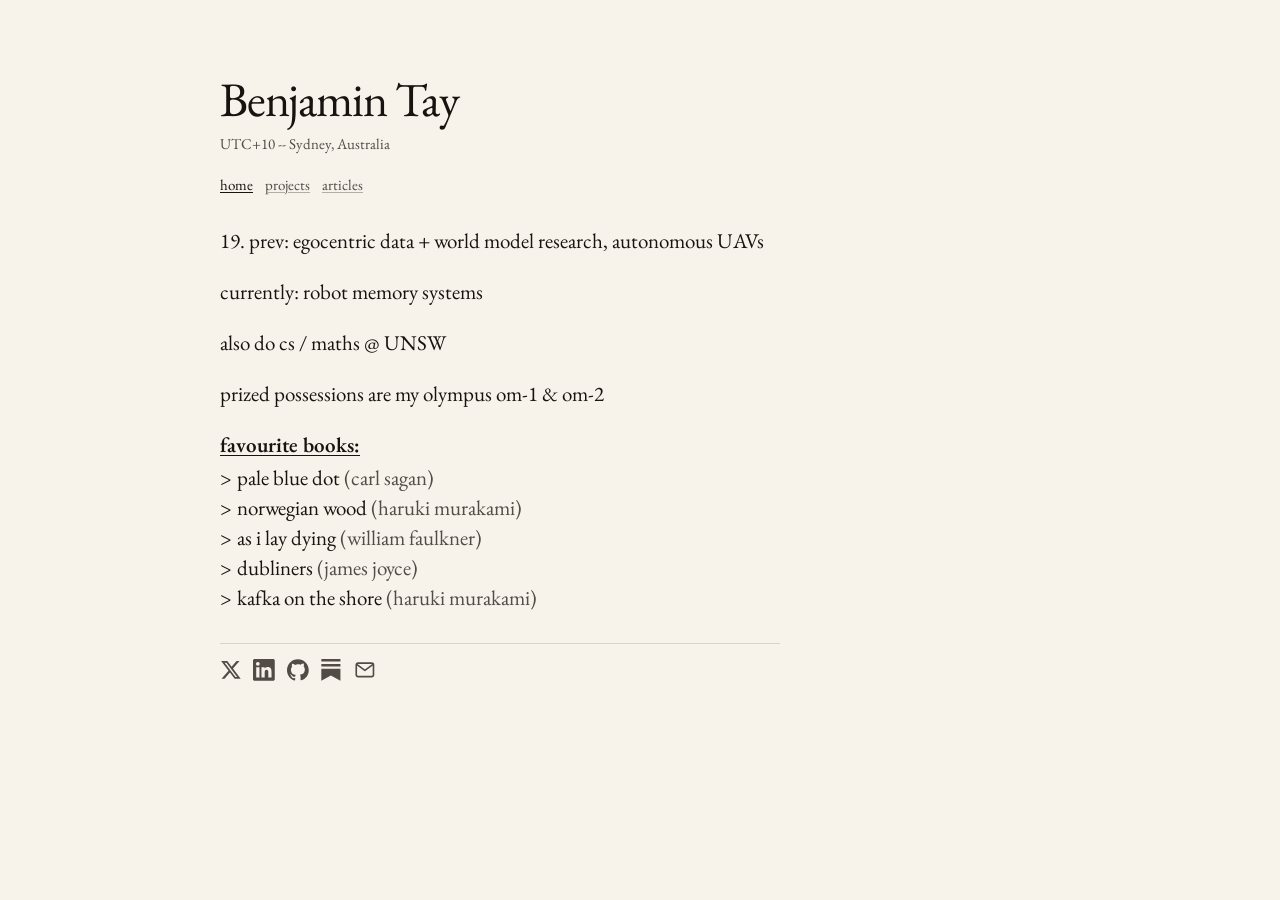
<file: index.html>
<!doctype html>
<html lang="en">
<head>
  <meta charset="utf-8">
  <meta name="viewport" content="width=device-width, initial-scale=1">
  <meta name="description" content="The personal site of Benjamin Tay.">
  <title>bennytay</title>
  <link rel="preconnect" href="https://fonts.googleapis.com">
  <link rel="preconnect" href="https://fonts.gstatic.com" crossorigin>
  <link href="https://fonts.googleapis.com/css2?family=EB+Garamond:ital,wght@0,400;0,500;0,600;1,400;1,500&display=swap" rel="stylesheet">
  <link rel="stylesheet" href="styles.css">
</head>
<body>
  <main class="page">
    <!-- CONTENT START
      The writing in this section belongs to Benjamin. Future agents should not
      rewrite, reorganise, or expand it unless Benjamin explicitly asks.
    -->
    <header class="site-header">
      <h1 class="site-title">Benjamin Tay</h1>
      <p class="location">UTC+10 -- Sydney, Australia</p>
      <nav class="page-nav" aria-label="Primary navigation">
        <a href="index.html" aria-current="page">home</a>
        <a href="projects.html">projects</a>
        <a href="articles.html">articles</a>
      </nav>
    </header>

    <section class="introduction" aria-label="About Benjamin">
      <p>19. prev: egocentric data + world model research, autonomous UAVs</p>
      <p>currently: robot memory systems</p>
      <p>also do cs / maths @ UNSW</p>
      <p>prized possessions are my olympus om-1 &amp; om-2</p>
    </section>

    <section class="introduction reading-list" aria-labelledby="books-heading">
      <h2 id="books-heading">favourite books:</h2>
      <ul>
        <li><cite>pale blue dot</cite> (carl sagan)</li>
        <li><cite>norwegian wood</cite> (haruki murakami)</li>
        <li><cite>as i lay dying</cite> (william faulkner)</li>
        <li><cite>dubliners</cite> (james joyce)</li>
        <li><cite>kafka on the shore</cite> (haruki murakami)</li>
      </ul>
    </section>

    <footer class="site-footer">
      <nav class="social-nav" aria-label="Social links">
        <a class="social-link" href="https://x.com/bennytay07" target="_blank" rel="noopener noreferrer" aria-label="X">
          <svg viewBox="0 0 24 24" aria-hidden="true"><path d="M18.244 2.25h3.308l-7.227 8.26 8.502 11.24h-6.66l-5.214-6.817L4.99 21.75H1.68l7.73-8.835L1.254 2.25H8.08l4.713 6.231 5.45-6.231Zm-1.161 17.52h1.833L7.084 4.126H5.117L17.083 19.77Z"/></svg>
        </a>
        <a class="social-link" href="https://www.linkedin.com/in/benjamintay07/" target="_blank" rel="noopener noreferrer" aria-label="LinkedIn">
          <svg viewBox="0 0 24 24" aria-hidden="true"><path d="M20.447 20.452h-3.554v-5.569c0-1.328-.027-3.037-1.852-3.037-1.853 0-2.136 1.445-2.136 2.939v5.667H9.351V9h3.414v1.561h.046c.477-.9 1.637-1.85 3.37-1.85 3.601 0 4.267 2.37 4.267 5.455v6.286zM5.337 7.433a2.062 2.062 0 0 1-2.063-2.065 2.064 2.064 0 1 1 2.063 2.065zm1.782 13.019H3.555V9h3.564v11.452zM22.225 0H1.771C.792 0 0 .774 0 1.729v20.542C0 23.227.792 24 1.771 24h20.451C23.2 24 24 23.227 24 22.271V1.729C24 .774 23.2 0 22.225 0z"/></svg>
        </a>
        <a class="social-link" href="https://github.com/bennytay" target="_blank" rel="noopener noreferrer" aria-label="GitHub">
          <svg viewBox="0 0 24 24" aria-hidden="true"><path d="M12 .297c-6.63 0-12 5.373-12 12 0 5.303 3.438 9.8 8.205 11.385.6.113.82-.258.82-.577 0-.285-.01-1.04-.015-2.04-3.338.724-4.042-1.61-4.042-1.61-.546-1.387-1.333-1.756-1.333-1.756-1.089-.745.083-.729.083-.729 1.205.084 1.839 1.237 1.839 1.237 1.07 1.834 2.807 1.304 3.492.997.107-.775.418-1.305.762-1.604-2.665-.305-5.467-1.334-5.467-5.931 0-1.311.469-2.381 1.236-3.221-.124-.303-.535-1.524.117-3.176 0 0 1.008-.322 3.301 1.23A11.509 11.509 0 0 1 12 5.803c1.02.005 2.047.138 3.006.404 2.291-1.552 3.297-1.23 3.297-1.23.653 1.653.242 2.874.118 3.176.77.84 1.235 1.911 1.235 3.221 0 4.609-2.807 5.624-5.479 5.921.43.372.823 1.102.823 2.222 0 1.606-.014 2.898-.014 3.293 0 .322.216.694.825.576C20.565 22.092 24 17.592 24 12.297c0-6.627-5.373-12-12-12"/></svg>
        </a>
        <a class="social-link" href="https://substack.com/@bennytay" target="_blank" rel="noopener noreferrer" aria-label="Substack">
          <svg viewBox="0 0 24 24" aria-hidden="true"><path d="M22.539 8.242H1.46V5.406h21.08v2.836zM1.46 10.812V24L12 18.11 22.54 24V10.812H1.46zM22.54 0H1.46v2.836h21.08V0z"/></svg>
        </a>
        <a class="social-link email-link" href="mailto:benjamintay07@gmail.com" aria-label="Email Benjamin Tay">
          <svg viewBox="0 0 24 24" aria-hidden="true"><rect x="2.5" y="4.5" width="19" height="15" rx="2"/><path d="m3 6 9 6.5L21 6"/></svg>
        </a>
      </nav>
    </footer>

    <!-- CONTENT END -->
  </main>
</body>
</html>
</file>
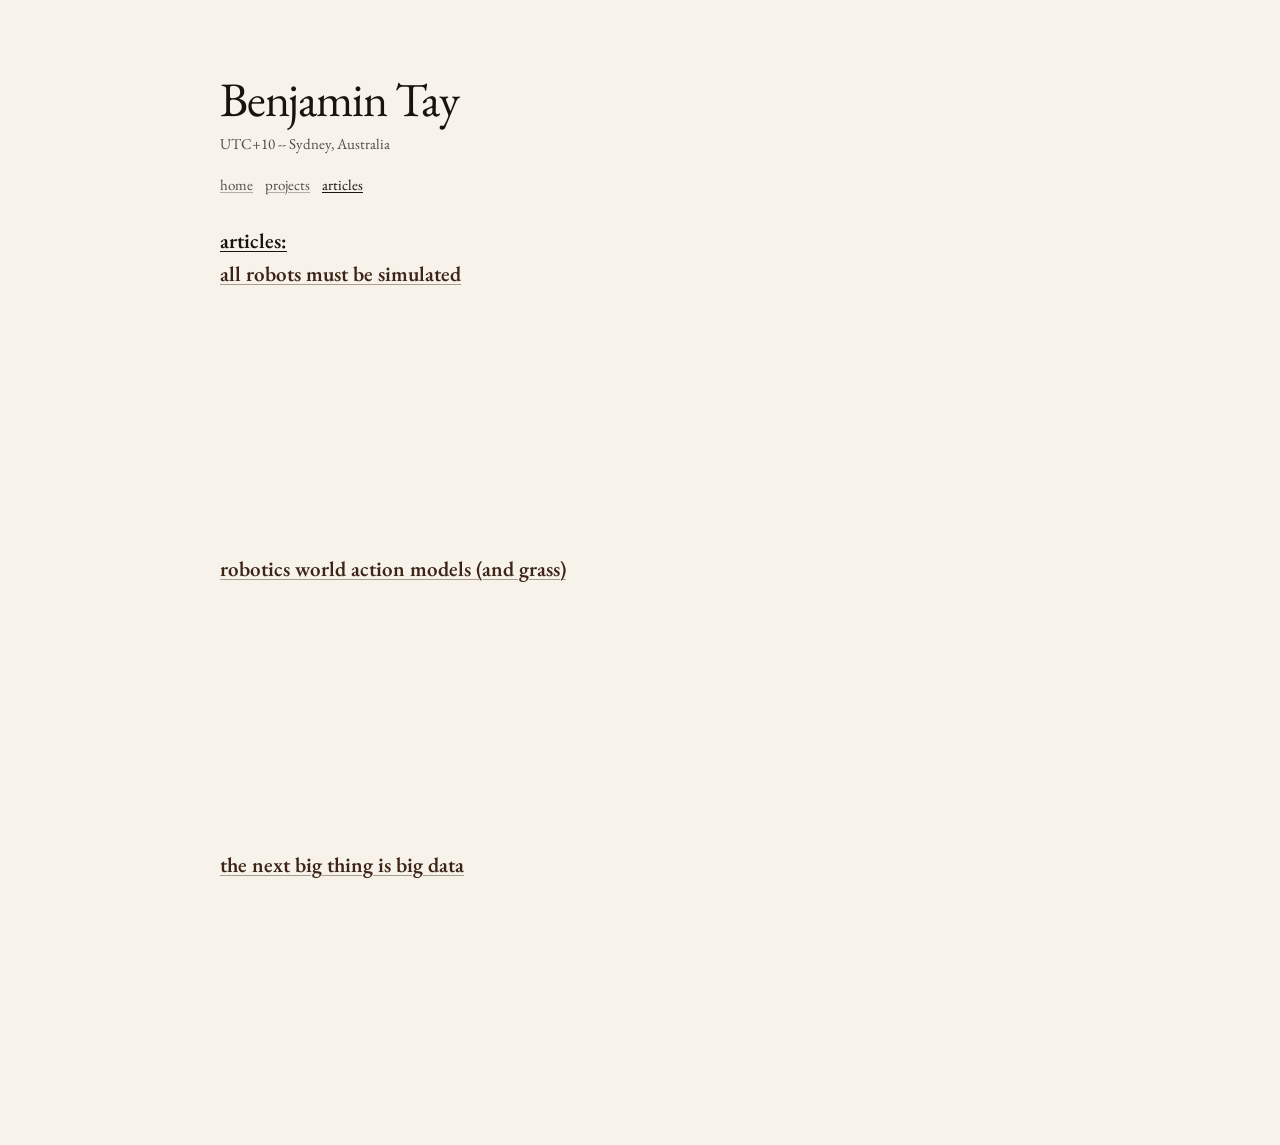
<file: articles.html>
<!doctype html>
<html lang="en">
<head>
  <meta charset="utf-8">
  <meta name="viewport" content="width=device-width, initial-scale=1">
  <meta name="description" content="Technical writing by Benjamin Tay.">
  <title>articles — bennytay</title>
  <link rel="preconnect" href="https://fonts.googleapis.com">
  <link rel="preconnect" href="https://fonts.gstatic.com" crossorigin>
  <link rel="preconnect" href="https://platform.twitter.com" crossorigin>
  <link href="https://fonts.googleapis.com/css2?family=EB+Garamond:ital,wght@0,400;0,500;0,600;1,400;1,500&display=swap" rel="stylesheet">
  <link rel="stylesheet" href="styles.css">
</head>
<body>
  <main class="page">
    <header class="site-header">
      <h1 class="site-title"><a class="site-home" href="index.html">Benjamin Tay</a></h1>
      <p class="location">UTC+10 -- Sydney, Australia</p>
      <nav class="page-nav" aria-label="Primary navigation">
        <a href="index.html">home</a>
        <a href="projects.html">projects</a>
        <a href="articles.html" aria-current="page">articles</a>
      </nav>
    </header>

    <section class="projects articles" aria-labelledby="articles-heading">
      <h2 id="articles-heading">articles:</h2>

      <article class="project">
        <h3><a href="https://x.com/i/article/2106052438373658625" target="_blank" rel="noopener noreferrer">all robots must be simulated</a></h3>
        <iframe class="x-embed" loading="lazy" src="https://platform.twitter.com/embed/Tweet.html?id=2107336082467831931&amp;dnt=true" title="X embed: all robots must be simulated" scrolling="no" frameborder="0"><a href="https://x.com/bennytay07/status/2107336082467831931">View on X</a></iframe>
      </article>

      <article class="project">
        <h3><a href="https://x.com/i/article/2071167214544375808" target="_blank" rel="noopener noreferrer">robotics world action models (and grass)</a></h3>
        <iframe class="x-embed" loading="lazy" src="https://platform.twitter.com/embed/Tweet.html?id=2071201786443280697&amp;dnt=true" title="X embed: robotics world action models and grass" scrolling="no" frameborder="0"><a href="https://x.com/bennytay07/status/2071201786443280697">View on X</a></iframe>
      </article>

      <article class="project">
        <h3><a href="https://x.com/i/article/2066050737545887745" target="_blank" rel="noopener noreferrer">the next big thing is big data</a></h3>
        <iframe class="x-embed" loading="lazy" src="https://platform.twitter.com/embed/Tweet.html?id=2066186170632183959&amp;dnt=true" title="X embed: the next big thing is big data" scrolling="no" frameborder="0"><a href="https://x.com/bennytay07/status/2066186170632183959">View on X</a></iframe>
      </article>
    </section>
  </main>
</body>
</html>
</file>
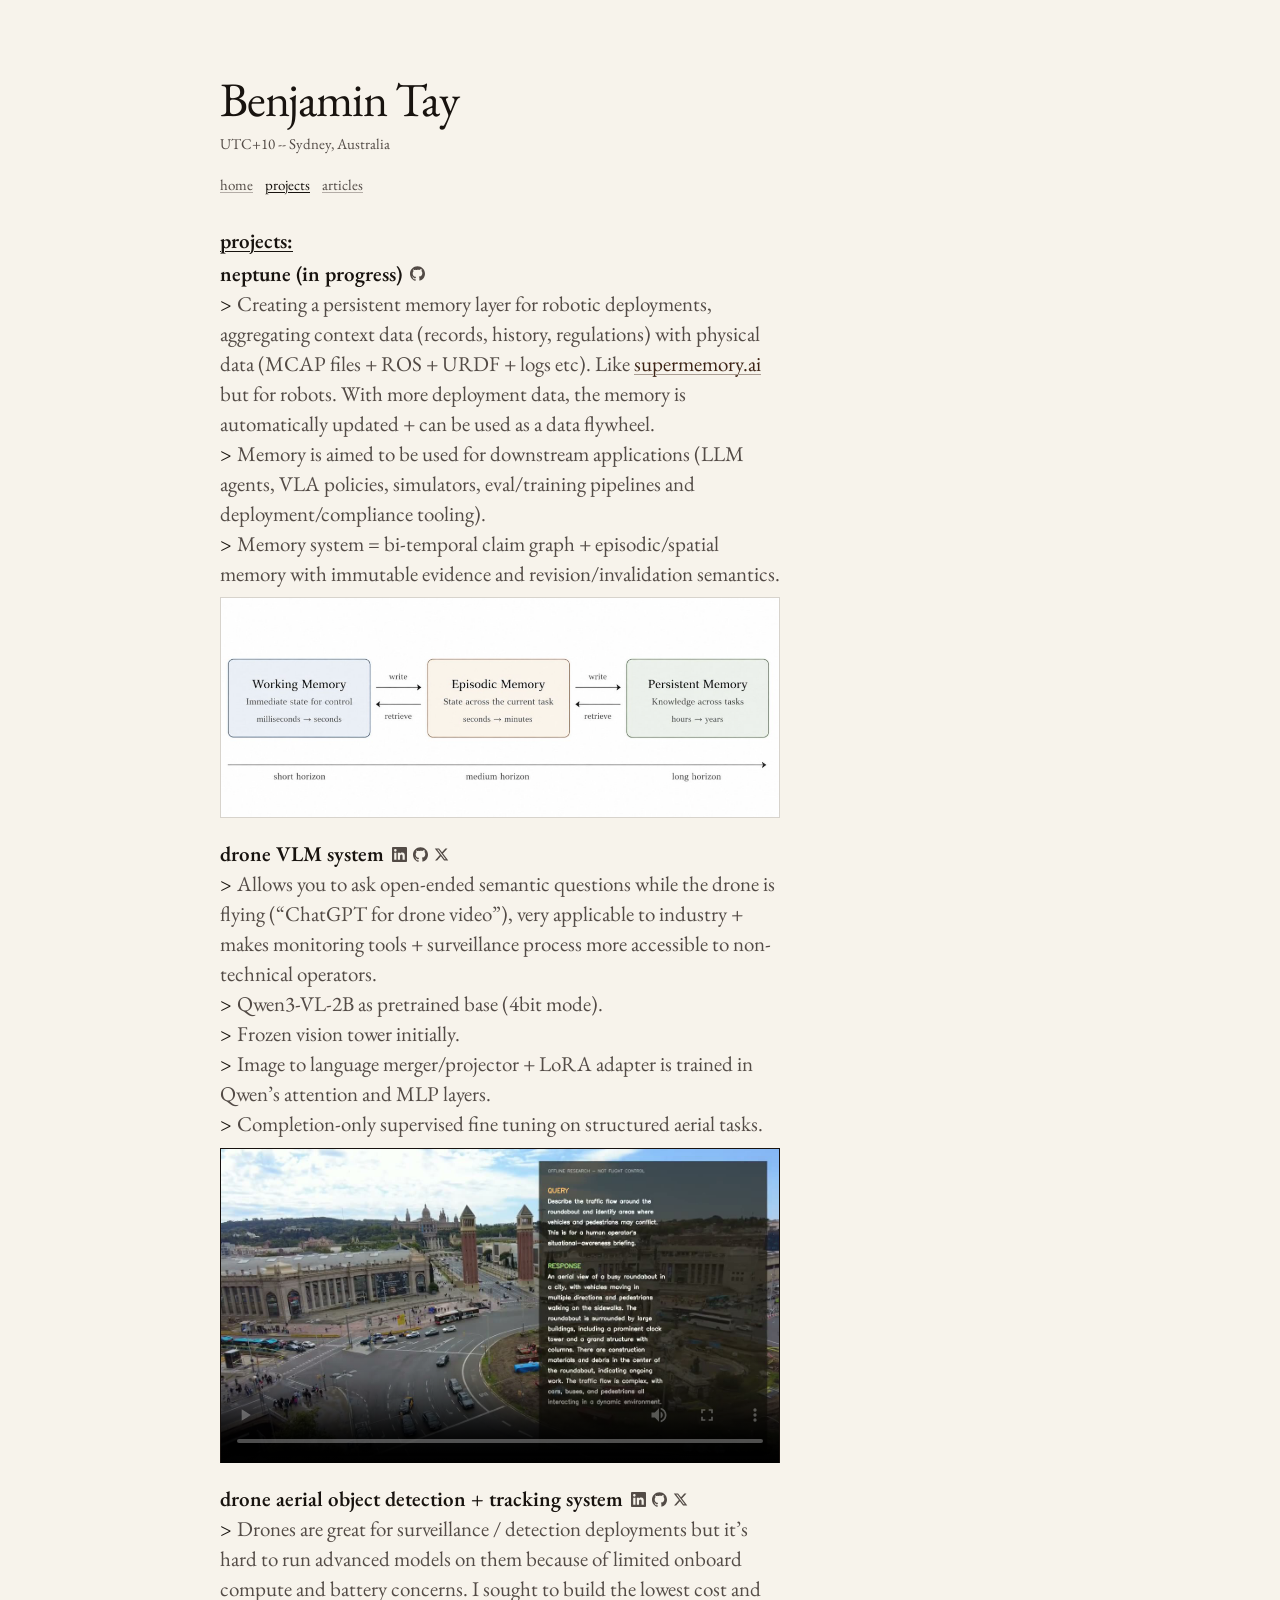
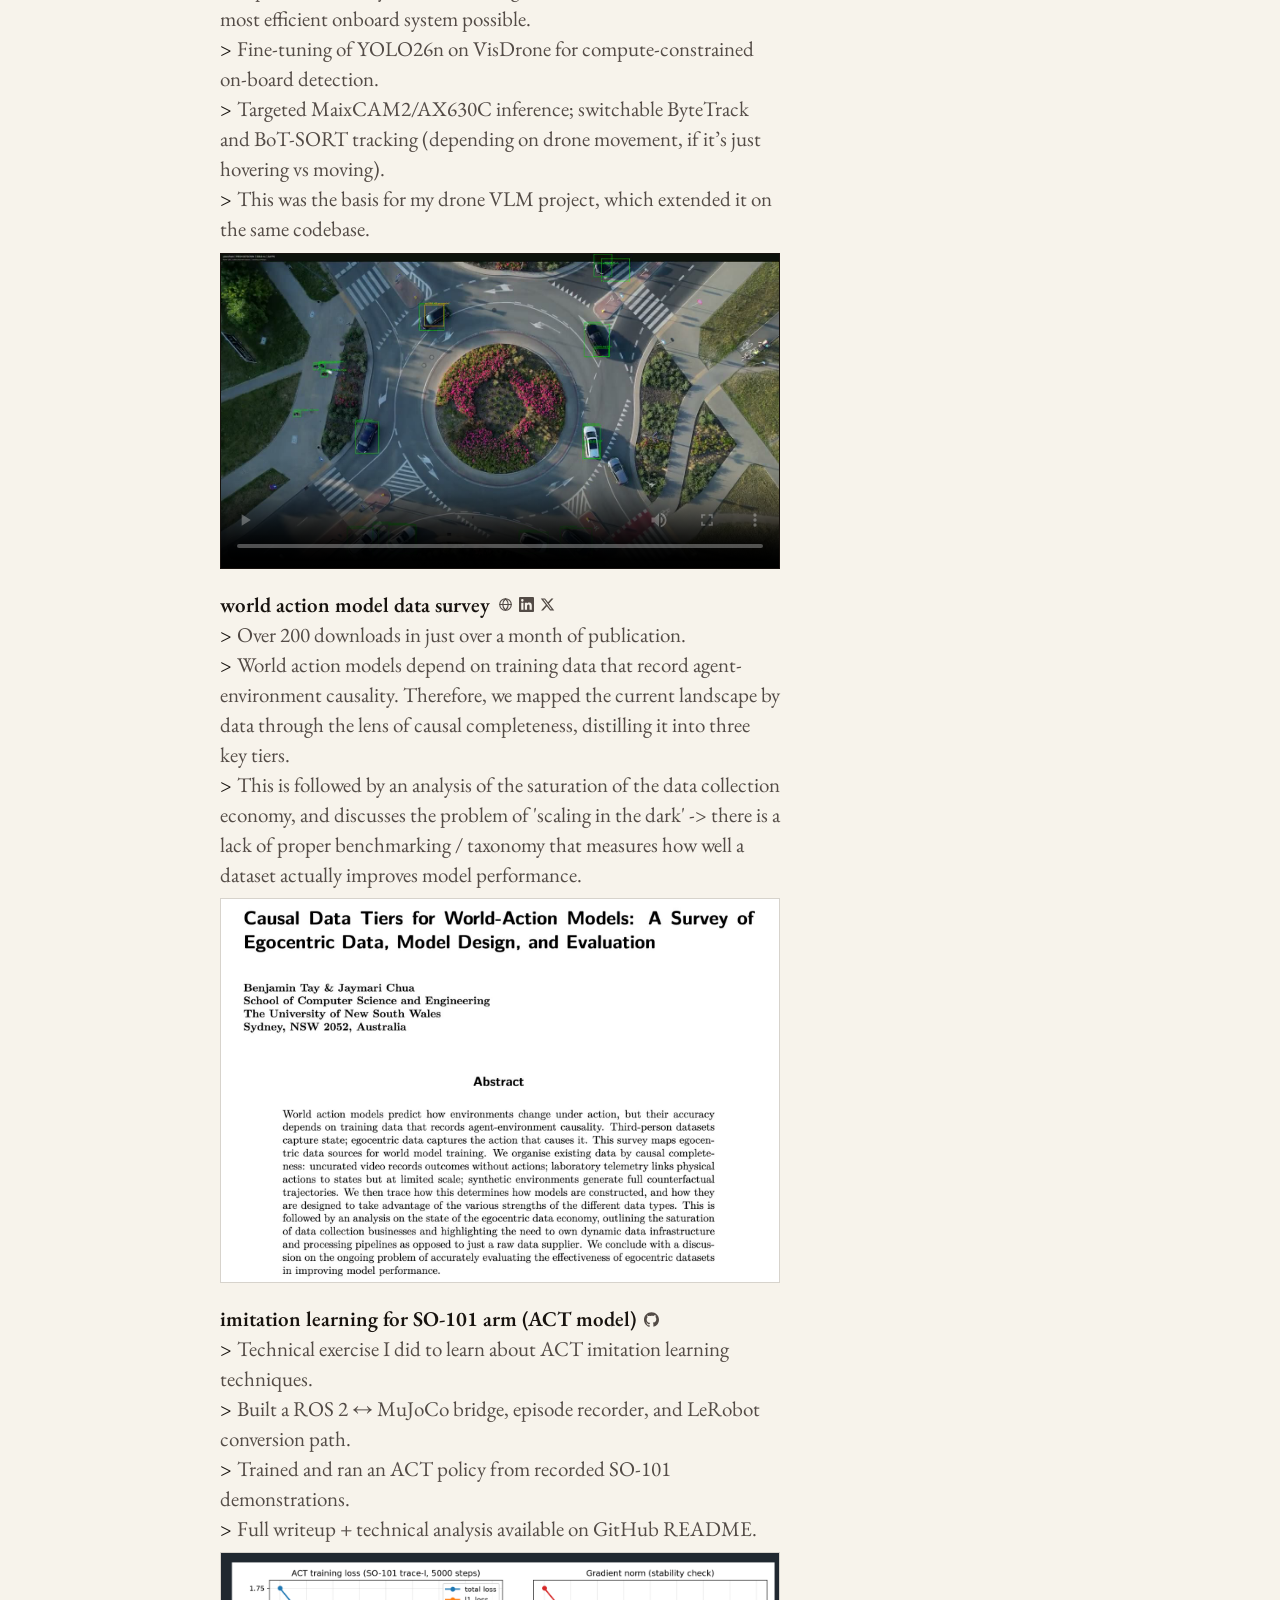
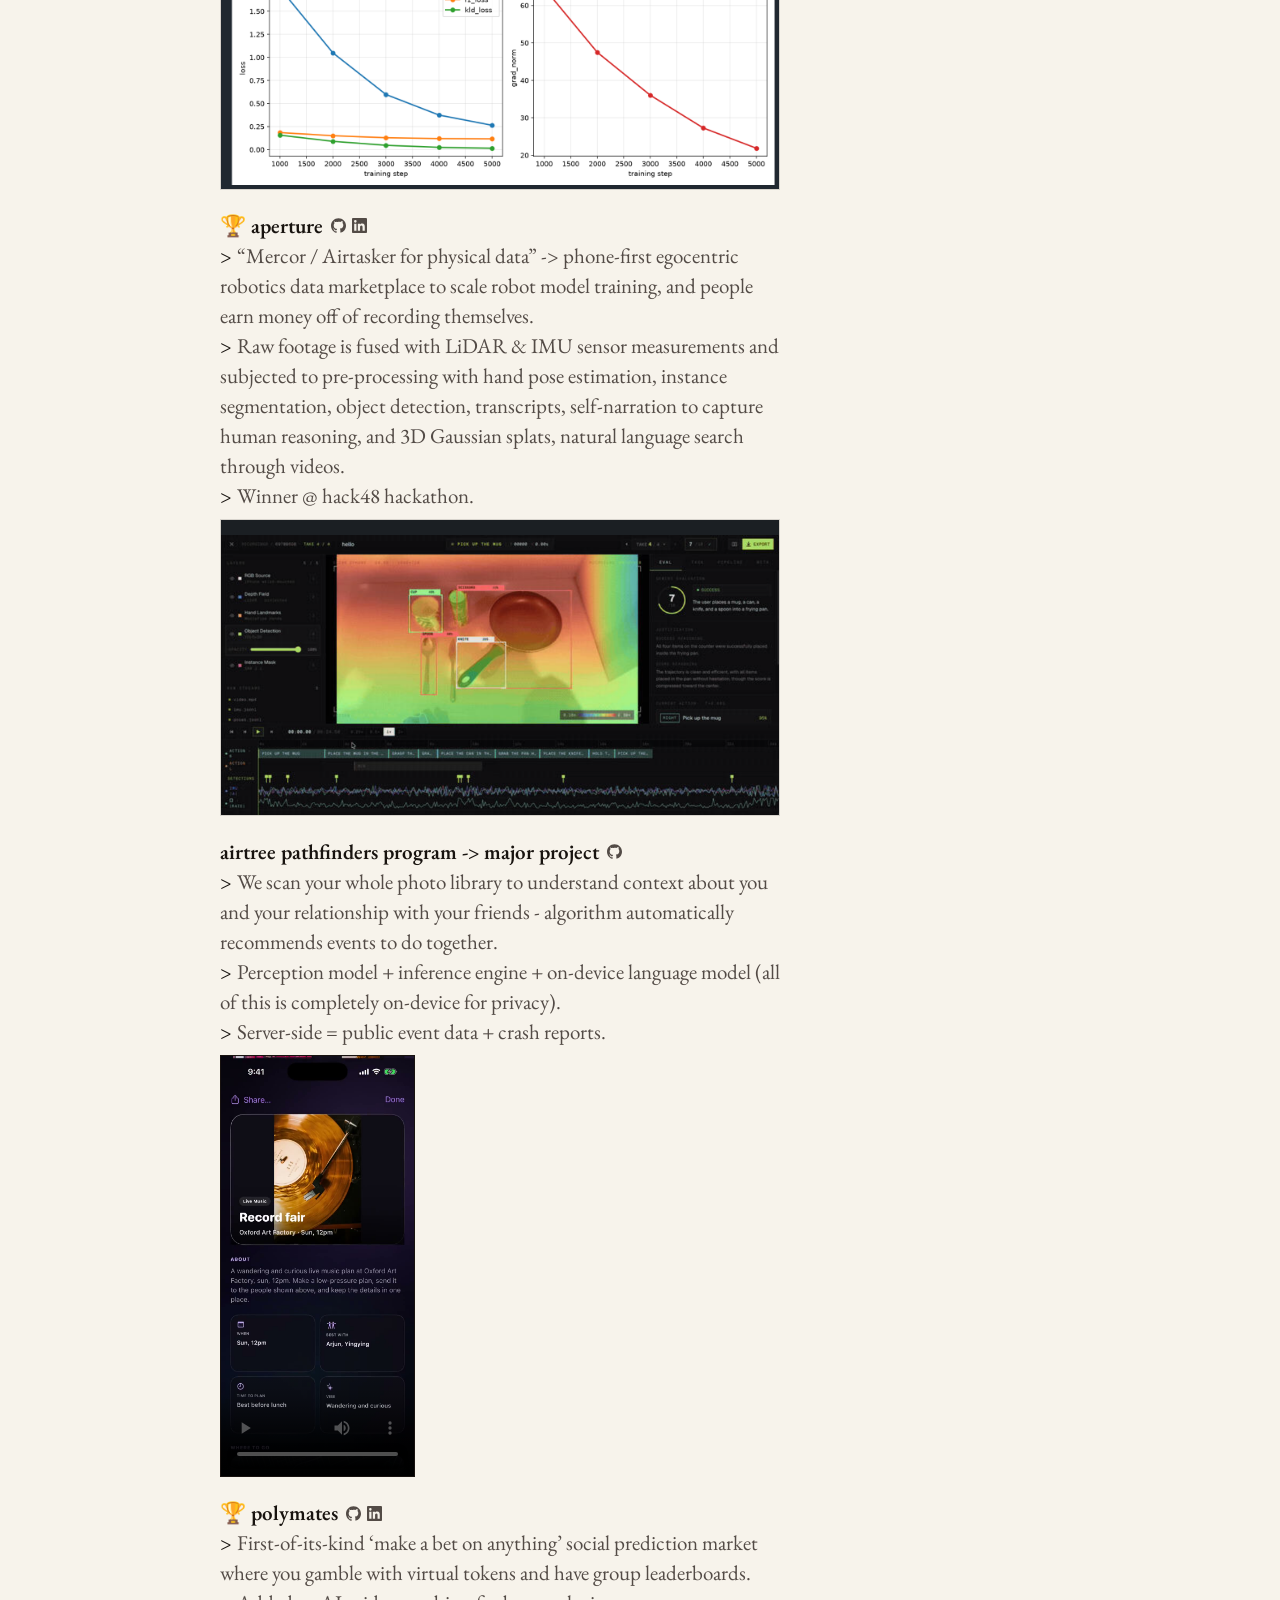
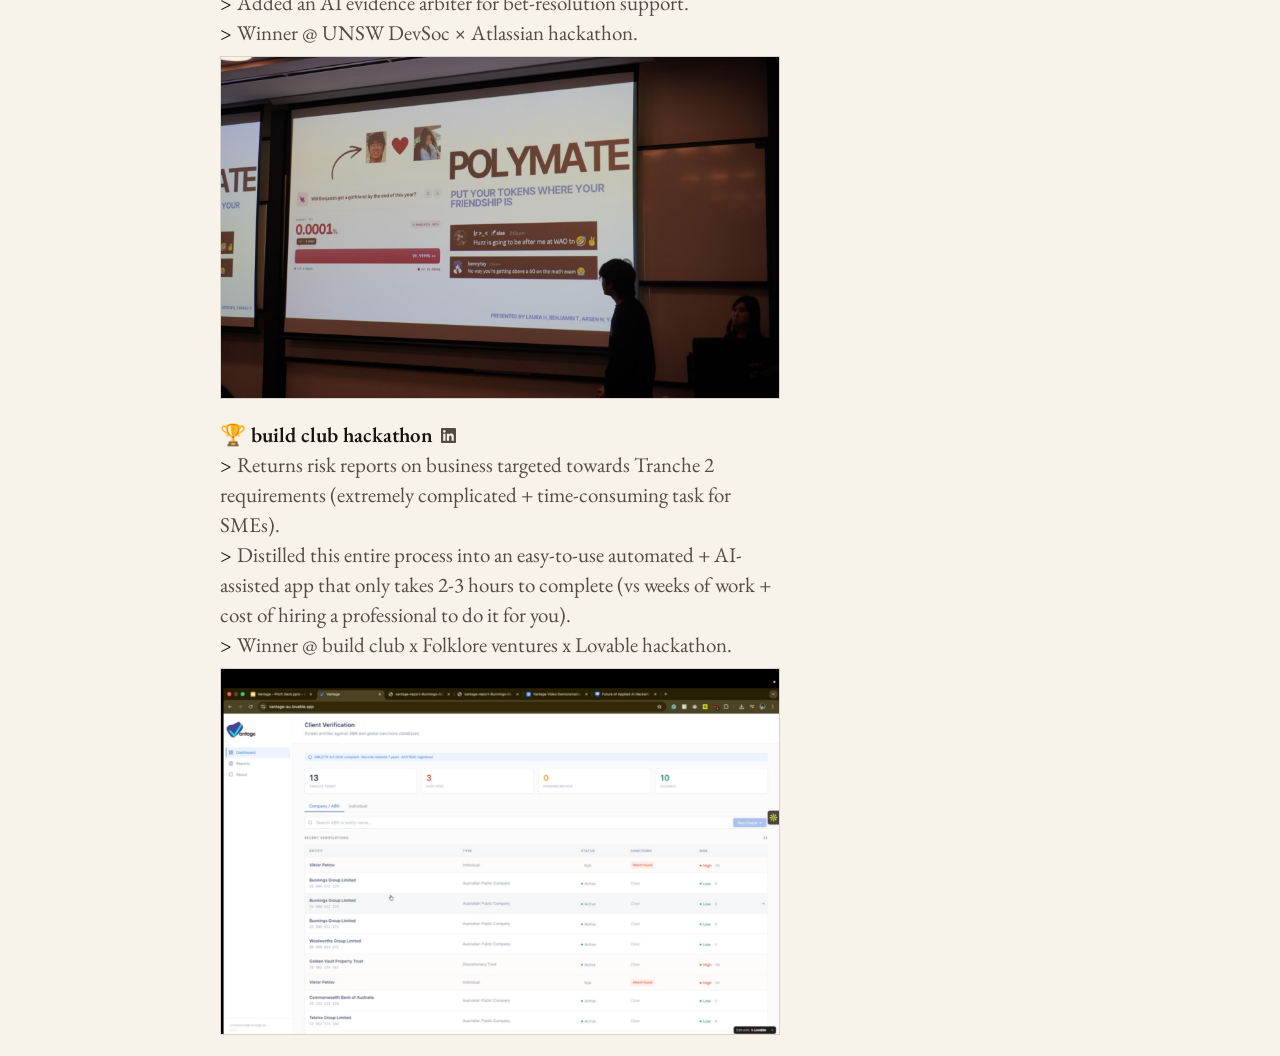
<file: projects.html>
<!doctype html>
<html lang="en">
<head>
  <meta charset="utf-8">
  <meta name="viewport" content="width=device-width, initial-scale=1">
  <meta name="description" content="Selected technical projects by Benjamin Tay.">
  <title>projects — bennytay</title>
  <link rel="preconnect" href="https://fonts.googleapis.com">
  <link rel="preconnect" href="https://fonts.gstatic.com" crossorigin>
  <link href="https://fonts.googleapis.com/css2?family=EB+Garamond:ital,wght@0,400;0,500;0,600;1,400;1,500&display=swap" rel="stylesheet">
  <link rel="stylesheet" href="styles.css">
</head>
<body>
  <main class="page">
    <header class="site-header">
      <h1 class="site-title"><a class="site-home" href="index.html">Benjamin Tay</a></h1>
      <p class="location">UTC+10 -- Sydney, Australia</p>
      <nav class="page-nav" aria-label="Primary navigation">
        <a href="index.html">home</a>
        <a href="projects.html" aria-current="page">projects</a>
        <a href="articles.html">articles</a>
      </nav>
    </header>

    <section class="projects" aria-labelledby="projects-heading">
      <h2 id="projects-heading">projects:</h2>

      <article class="project">
        <h3 class="project-heading"><span>neptune</span><span class="project-links"><a class="project-link" href="https://github.com/bennytay/neptune" target="_blank" rel="noopener noreferrer" aria-label="Neptune on GitHub"><svg viewBox="0 0 24 24" aria-hidden="true"><path d="M12 .297c-6.63 0-12 5.373-12 12 0 5.303 3.438 9.8 8.205 11.385.6.113.82-.258.82-.577 0-.285-.01-1.04-.015-2.04-3.338.724-4.042-1.61-4.042-1.61-.546-1.387-1.333-1.756-1.333-1.756-1.089-.745.083-.729.083-.729 1.205.084 1.839 1.237 1.839 1.237 1.07 1.834 2.807 1.304 3.492.997.107-.775.418-1.305.762-1.604-2.665-.305-5.467-1.334-5.467-5.931 0-1.311.469-2.381 1.236-3.221-.124-.303-.535-1.524.117-3.176 0 0 1.008-.322 3.301 1.23A11.509 11.509 0 0 1 12 5.803c1.02.005 2.047.138 3.006.404 2.291-1.552 3.297-1.23 3.297-1.23.653 1.653.242 2.874.118 3.176.77.84 1.235 1.911 1.235 3.221 0 4.609-2.807 5.624-5.479 5.921.43.372.823 1.102.823 2.222 0 1.606-.014 2.898-.014 3.293 0 .322.216.694.825.576C20.565 22.092 24 17.592 24 12.297c0-6.627-5.373-12-12-12"/></svg></a></span></h3>
        <ul>
          <li>Creating a persistent memory layer for robotic deployments, aggregating context data (records, history, regulations) with physical data (MCAP files + ROS + URDF + logs etc). Like <a href="https://supermemory.ai" target="_blank" rel="noopener noreferrer">supermemory.ai</a> but for robots. With more deployment data, the memory is automatically updated + can be used as a data flywheel.</li>
          <li>Memory is aimed to be used for downstream applications (LLM agents, VLA policies, simulators, eval/training pipelines and deployment/compliance tooling).</li>
          <li>Memory system = bi-temporal claim graph + episodic/spatial memory with immutable evidence and revision/invalidation semantics.</li>
        </ul>
        <figure class="project-image">
          <img src="assets/neptune-memory-architecture.png" alt="Neptune memory architecture connecting working, episodic, and persistent memory across short, medium, and long horizons.">
        </figure>
        <p class="project-status">* still in progress *</p>
      </article>

      <article class="project">
        <h3 class="project-heading"><span>drone VLM system</span><span class="project-links"><a class="project-link" href="https://www.linkedin.com/feed/update/urn:li:activity:7502970041890447360/" target="_blank" rel="noopener noreferrer" aria-label="Drone VLM system on LinkedIn"><svg viewBox="0 0 24 24" aria-hidden="true"><path d="M20.447 20.452h-3.554v-5.569c0-1.328-.027-3.037-1.852-3.037-1.853 0-2.136 1.445-2.136 2.939v5.667H9.351V9h3.414v1.561h.046c.477-.9 1.637-1.85 3.37-1.85 3.601 0 4.267 2.37 4.267 5.455v6.286zM5.337 7.433a2.062 2.062 0 0 1-2.063-2.065 2.064 2.064 0 1 1 2.063 2.065zm1.782 13.019H3.555V9h3.564v11.452zM22.225 0H1.771C.792 0 0 .774 0 1.729v20.542C0 23.227.792 24 1.771 24h20.451C23.2 24 24 23.227 24 22.271V1.729C24 .774 23.2 0 22.225 0z"/></svg></a></span></h3>
        <ul>
          <li>Allows you to ask open-ended semantic questions while the drone is flying (“ChatGPT for drone video”), very applicable to industry + makes monitoring tools + surveillance process more accessible to non-technical operators.</li>
          <li>Qwen3-VL-2B as pretrained base (4bit mode).</li>
          <li>Frozen vision tower initially.</li>
          <li>Image to language merger/projector + LoRA adapter is trained in Qwen’s attention and MLP layers.</li>
          <li>Completion-only supervised fine tuning on structured aerial tasks.</li>
        </ul>
        <p class="project-relationship"><a class="project-link" href="https://github.com/bennytay/aero_vlm" target="_blank" rel="noopener noreferrer" aria-label="Shared aero_vlm repository on GitHub"><svg viewBox="0 0 24 24" aria-hidden="true"><path d="M12 .297c-6.63 0-12 5.373-12 12 0 5.303 3.438 9.8 8.205 11.385.6.113.82-.258.82-.577 0-.285-.01-1.04-.015-2.04-3.338.724-4.042-1.61-4.042-1.61-.546-1.387-1.333-1.756-1.333-1.756-1.089-.745.083-.729.083-.729 1.205.084 1.839 1.237 1.839 1.237 1.07 1.834 2.807 1.304 3.492.997.107-.775.418-1.305.762-1.604-2.665-.305-5.467-1.334-5.467-5.931 0-1.311.469-2.381 1.236-3.221-.124-.303-.535-1.524.117-3.176 0 0 1.008-.322 3.301 1.23A11.509 11.509 0 0 1 12 5.803c1.02.005 2.047.138 3.006.404 2.291-1.552 3.297-1.23 3.297-1.23.653 1.653.242 2.874.118 3.176.77.84 1.235 1.911 1.235 3.221 0 4.609-2.807 5.624-5.479 5.921.43.372.823 1.102.823 2.222 0 1.606-.014 2.898-.014 3.293 0 .322.216.694.825.576C20.565 22.092 24 17.592 24 12.297c0-6.627-5.373-12-12-12"/></svg></a> extension of the aerial tracking system below · <a href="https://github.com/bennytay/aero_vlm" target="_blank" rel="noopener noreferrer">shared aero_vlm repository</a></p>
        <video class="project-video" controls preload="metadata" playsinline poster="assets/drone-vlm-system-poster.jpg" aria-label="Drone VLM system demonstration">
          <source src="assets/drone-vlm-system.mp4" type="video/mp4">
        </video>
      </article>

      <article class="project">
        <h3 class="project-heading"><span>drone aerial object detection + tracking system</span><span class="project-links"><a class="project-link" href="https://www.linkedin.com/feed/update/urn:li:activity:7500726740667924480/" target="_blank" rel="noopener noreferrer" aria-label="Drone tracking system on LinkedIn"><svg viewBox="0 0 24 24" aria-hidden="true"><path d="M20.447 20.452h-3.554v-5.569c0-1.328-.027-3.037-1.852-3.037-1.853 0-2.136 1.445-2.136 2.939v5.667H9.351V9h3.414v1.561h.046c.477-.9 1.637-1.85 3.37-1.85 3.601 0 4.267 2.37 4.267 5.455v6.286zM5.337 7.433a2.062 2.062 0 0 1-2.063-2.065 2.064 2.064 0 1 1 2.063 2.065zm1.782 13.019H3.555V9h3.564v11.452zM22.225 0H1.771C.792 0 0 .774 0 1.729v20.542C0 23.227.792 24 1.771 24h20.451C23.2 24 24 23.227 24 22.271V1.729C24 .774 23.2 0 22.225 0z"/></svg></a></span></h3>
        <ul>
          <li>Drones are great for surveillance / detection deployments but it’s hard to run advanced models on them because of limited onboard compute and battery concerns. I sought to build the lowest cost and most efficient onboard system possible.</li>
          <li>Fine-tuning of YOLO26n on VisDrone for compute-constrained on-board detection.</li>
          <li>Targeted MaixCAM2/AX630C inference; switchable ByteTrack and BoT-SORT tracking (depending on drone movement, if it’s just hovering vs moving).</li>
          <li>This was the basis for my drone VLM project, which extended it on the same codebase.</li>
        </ul>
        <p class="project-relationship"><a class="project-link" href="https://github.com/bennytay/aero_vlm" target="_blank" rel="noopener noreferrer" aria-label="Shared aero_vlm repository on GitHub"><svg viewBox="0 0 24 24" aria-hidden="true"><path d="M12 .297c-6.63 0-12 5.373-12 12 0 5.303 3.438 9.8 8.205 11.385.6.113.82-.258.82-.577 0-.285-.01-1.04-.015-2.04-3.338.724-4.042-1.61-4.042-1.61-.546-1.387-1.333-1.756-1.333-1.756-1.089-.745.083-.729.083-.729 1.205.084 1.839 1.237 1.839 1.237 1.07 1.834 2.807 1.304 3.492.997.107-.775.418-1.305.762-1.604-2.665-.305-5.467-1.334-5.467-5.931 0-1.311.469-2.381 1.236-3.221-.124-.303-.535-1.524.117-3.176 0 0 1.008-.322 3.301 1.23A11.509 11.509 0 0 1 12 5.803c1.02.005 2.047.138 3.006.404 2.291-1.552 3.297-1.23 3.297-1.23.653 1.653.242 2.874.118 3.176.77.84 1.235 1.911 1.235 3.221 0 4.609-2.807 5.624-5.479 5.921.43.372.823 1.102.823 2.222 0 1.606-.014 2.898-.014 3.293 0 .322.216.694.825.576C20.565 22.092 24 17.592 24 12.297c0-6.627-5.373-12-12-12"/></svg></a> base system for the VLM extension above · <a href="https://github.com/bennytay/aero_vlm" target="_blank" rel="noopener noreferrer">shared aero_vlm repository</a></p>
        <video class="project-video" controls preload="metadata" playsinline poster="assets/drone-aerial-tracking-poster.jpg" aria-label="Drone aerial object detection and tracking demonstration">
          <source src="assets/drone-aerial-tracking.mp4" type="video/mp4">
        </video>
      </article>

      <article class="project">
        <h3 class="project-heading"><span>world action model data survey</span><span class="project-links"><a class="project-link project-link-web" href="https://engrxiv.org/preprint/view/8158/version/10498" target="_blank" rel="noopener noreferrer" aria-label="World action model survey paper"><svg viewBox="0 0 24 24" aria-hidden="true"><circle cx="12" cy="12" r="9.25"/><path d="M2.75 12h18.5M12 2.75c2.9 2.55 4.37 5.63 4.37 9.25S14.9 18.7 12 21.25C9.1 18.7 7.63 15.62 7.63 12S9.1 5.3 12 2.75Z"/></svg></a><a class="project-link" href="https://www.linkedin.com/feed/update/urn:li:activity:7505475040201744384/" target="_blank" rel="noopener noreferrer" aria-label="World action model survey on LinkedIn"><svg viewBox="0 0 24 24" aria-hidden="true"><path d="M20.447 20.452h-3.554v-5.569c0-1.328-.027-3.037-1.852-3.037-1.853 0-2.136 1.445-2.136 2.939v5.667H9.351V9h3.414v1.561h.046c.477-.9 1.637-1.85 3.37-1.85 3.601 0 4.267 2.37 4.267 5.455v6.286zM5.337 7.433a2.062 2.062 0 0 1-2.063-2.065 2.064 2.064 0 1 1 2.063 2.065zm1.782 13.019H3.555V9h3.564v11.452zM22.225 0H1.771C.792 0 0 .774 0 1.729v20.542C0 23.227.792 24 1.771 24h20.451C23.2 24 24 23.227 24 22.271V1.729C24 .774 23.2 0 22.225 0z"/></svg></a></span></h3>
        <ul>
          <li>Over 200 downloads in just over a month of publication.</li>
          <li>World action models depend on training data that record agent-environment causality. Therefore, we mapped the current landscape by data through the lens of causal completeness, distilling it into three key tiers.</li>
          <li>This is followed by an analysis of the saturation of the data collection economy, and discusses the problem of 'scaling in the dark' -&gt; there is a lack of proper benchmarking / taxonomy that measures how well a dataset actually improves model performance.</li>
        </ul>
        <figure class="project-image">
          <img src="assets/world-action-model-survey.png" alt="First page of the World-Action Model survey paper by Benjamin Tay and Jaymari Chua.">
        </figure>
      </article>

      <article class="project">
        <h3 class="project-heading"><span>imitation learning for SO-101 arm (ACT model)</span><span class="project-links"><a class="project-link" href="https://github.com/bennytay/imitation_machines_technical" target="_blank" rel="noopener noreferrer" aria-label="Imitation learning project on GitHub"><svg viewBox="0 0 24 24" aria-hidden="true"><path d="M12 .297c-6.63 0-12 5.373-12 12 0 5.303 3.438 9.8 8.205 11.385.6.113.82-.258.82-.577 0-.285-.01-1.04-.015-2.04-3.338.724-4.042-1.61-4.042-1.61-.546-1.387-1.333-1.756-1.333-1.756-1.089-.745.083-.729.083-.729 1.205.084 1.839 1.237 1.839 1.237 1.07 1.834 2.807 1.304 3.492.997.107-.775.418-1.305.762-1.604-2.665-.305-5.467-1.334-5.467-5.931 0-1.311.469-2.381 1.236-3.221-.124-.303-.535-1.524.117-3.176 0 0 1.008-.322 3.301 1.23A11.509 11.509 0 0 1 12 5.803c1.02.005 2.047.138 3.006.404 2.291-1.552 3.297-1.23 3.297-1.23.653 1.653.242 2.874.118 3.176.77.84 1.235 1.911 1.235 3.221 0 4.609-2.807 5.624-5.479 5.921.43.372.823 1.102.823 2.222 0 1.606-.014 2.898-.014 3.293 0 .322.216.694.825.576C20.565 22.092 24 17.592 24 12.297c0-6.627-5.373-12-12-12"/></svg></a></span></h3>
        <ul>
          <li>Technical exercise I did to learn about ACT imitation learning techniques.</li>
          <li>Built a ROS 2 ↔ MuJoCo bridge, episode recorder, and LeRobot conversion path.</li>
          <li>Trained and ran an ACT policy from recorded SO-101 demonstrations.</li>
          <li>Full writeup + technical analysis available on GitHub README.</li>
        </ul>
        <figure class="project-image">
          <img src="assets/so101-act-training.png" alt="ACT training loss and gradient-norm curves for the SO-101 trace-I task across 5,000 steps.">
        </figure>
      </article>

      <article class="project">
        <h3 class="project-heading"><span>aperture</span><span class="project-links"><a class="project-link" href="https://github.com/PenTest-duck/Aperture" target="_blank" rel="noopener noreferrer" aria-label="Aperture on GitHub"><svg viewBox="0 0 24 24" aria-hidden="true"><path d="M12 .297c-6.63 0-12 5.373-12 12 0 5.303 3.438 9.8 8.205 11.385.6.113.82-.258.82-.577 0-.285-.01-1.04-.015-2.04-3.338.724-4.042-1.61-4.042-1.61-.546-1.387-1.333-1.756-1.333-1.756-1.089-.745.083-.729.083-.729 1.205.084 1.839 1.237 1.839 1.237 1.07 1.834 2.807 1.304 3.492.997.107-.775.418-1.305.762-1.604-2.665-.305-5.467-1.334-5.467-5.931 0-1.311.469-2.381 1.236-3.221-.124-.303-.535-1.524.117-3.176 0 0 1.008-.322 3.301 1.23A11.509 11.509 0 0 1 12 5.803c1.02.005 2.047.138 3.006.404 2.291-1.552 3.297-1.23 3.297-1.23.653 1.653.242 2.874.118 3.176.77.84 1.235 1.911 1.235 3.221 0 4.609-2.807 5.624-5.479 5.921.43.372.823 1.102.823 2.222 0 1.606-.014 2.898-.014 3.293 0 .322.216.694.825.576C20.565 22.092 24 17.592 24 12.297c0-6.627-5.373-12-12-12"/></svg></a><a class="project-link" href="https://www.linkedin.com/posts/chris-yoo_we-won-hack48-by-scaling-physical-data-ugcPost-7464624704323014656--o9l/" target="_blank" rel="noopener noreferrer" aria-label="Aperture on LinkedIn"><svg viewBox="0 0 24 24" aria-hidden="true"><path d="M20.447 20.452h-3.554v-5.569c0-1.328-.027-3.037-1.852-3.037-1.853 0-2.136 1.445-2.136 2.939v5.667H9.351V9h3.414v1.561h.046c.477-.9 1.637-1.85 3.37-1.85 3.601 0 4.267 2.37 4.267 5.455v6.286zM5.337 7.433a2.062 2.062 0 0 1-2.063-2.065 2.064 2.064 0 1 1 2.063 2.065zm1.782 13.019H3.555V9h3.564v11.452zM22.225 0H1.771C.792 0 0 .774 0 1.729v20.542C0 23.227.792 24 1.771 24h20.451C23.2 24 24 23.227 24 22.271V1.729C24 .774 23.2 0 22.225 0z"/></svg></a></span></h3>
        <ul>
          <li>“Mercor / Airtasker for physical data” -&gt; phone-first egocentric robotics data marketplace to scale robot model training, and people earn money off of recording themselves.</li>
          <li>Raw footage is fused with LiDAR &amp; IMU sensor measurements and subjected to pre-processing with hand pose estimation, instance segmentation, object detection, transcripts, self-narration to capture human reasoning, and 3D Gaussian splats, natural language search through videos.</li>
          <li>Winner @ hack48 hackathon.</li>
        </ul>
        <figure class="project-image">
          <img src="assets/aperture.png" alt="Aperture interface showing RGB video, hand landmarks, object detections, action segments, and evaluation traces.">
        </figure>
      </article>

      <article class="project">
        <h3 class="project-heading"><span>airtree pathfinders program -&gt; major project</span><span class="project-links"><a class="project-link" href="https://github.com/bennytay/pathfinders" target="_blank" rel="noopener noreferrer" aria-label="Airtree Pathfinders on GitHub"><svg viewBox="0 0 24 24" aria-hidden="true"><path d="M12 .297c-6.63 0-12 5.373-12 12 0 5.303 3.438 9.8 8.205 11.385.6.113.82-.258.82-.577 0-.285-.01-1.04-.015-2.04-3.338.724-4.042-1.61-4.042-1.61-.546-1.387-1.333-1.756-1.333-1.756-1.089-.745.083-.729.083-.729 1.205.084 1.839 1.237 1.839 1.237 1.07 1.834 2.807 1.304 3.492.997.107-.775.418-1.305.762-1.604-2.665-.305-5.467-1.334-5.467-5.931 0-1.311.469-2.381 1.236-3.221-.124-.303-.535-1.524.117-3.176 0 0 1.008-.322 3.301 1.23A11.509 11.509 0 0 1 12 5.803c1.02.005 2.047.138 3.006.404 2.291-1.552 3.297-1.23 3.297-1.23.653 1.653.242 2.874.118 3.176.77.84 1.235 1.911 1.235 3.221 0 4.609-2.807 5.624-5.479 5.921.43.372.823 1.102.823 2.222 0 1.606-.014 2.898-.014 3.293 0 .322.216.694.825.576C20.565 22.092 24 17.592 24 12.297c0-6.627-5.373-12-12-12"/></svg></a></span></h3>
        <ul>
          <li>We scan your whole photo library to understand context about you and your relationship with your friends - algorithm automatically recommends events to do together.</li>
          <li>Perception model + inference engine + on-device language model (all of this is completely on-device for privacy).</li>
          <li>Server-side = public event data + crash reports.</li>
        </ul>
        <video class="project-video project-video-portrait" controls preload="metadata" playsinline poster="assets/airtree-pathfinders-poster.jpg" aria-label="Airtree Pathfinders iOS demonstration">
          <source src="assets/airtree-pathfinders.mp4" type="video/mp4">
        </video>
      </article>

      <article class="project">
        <h3 class="project-heading"><span>polymates</span><span class="project-links"><a class="project-link" href="https://github.com/YamacYurtsever/Polymates" target="_blank" rel="noopener noreferrer" aria-label="Polymates on GitHub"><svg viewBox="0 0 24 24" aria-hidden="true"><path d="M12 .297c-6.63 0-12 5.373-12 12 0 5.303 3.438 9.8 8.205 11.385.6.113.82-.258.82-.577 0-.285-.01-1.04-.015-2.04-3.338.724-4.042-1.61-4.042-1.61-.546-1.387-1.333-1.756-1.333-1.756-1.089-.745.083-.729.083-.729 1.205.084 1.839 1.237 1.839 1.237 1.07 1.834 2.807 1.304 3.492.997.107-.775.418-1.305.762-1.604-2.665-.305-5.467-1.334-5.467-5.931 0-1.311.469-2.381 1.236-3.221-.124-.303-.535-1.524.117-3.176 0 0 1.008-.322 3.301 1.23A11.509 11.509 0 0 1 12 5.803c1.02.005 2.047.138 3.006.404 2.291-1.552 3.297-1.23 3.297-1.23.653 1.653.242 2.874.118 3.176.77.84 1.235 1.911 1.235 3.221 0 4.609-2.807 5.624-5.479 5.921.43.372.823 1.102.823 2.222 0 1.606-.014 2.898-.014 3.293 0 .322.216.694.825.576C20.565 22.092 24 17.592 24 12.297c0-6.627-5.373-12-12-12"/></svg></a><a class="project-link" href="https://www.linkedin.com/posts/benjamintay07_my-friends-have-voted-that-theres-a-00001-ugcPost-7464608392968409088-lAAg/" target="_blank" rel="noopener noreferrer" aria-label="Polymates on LinkedIn"><svg viewBox="0 0 24 24" aria-hidden="true"><path d="M20.447 20.452h-3.554v-5.569c0-1.328-.027-3.037-1.852-3.037-1.853 0-2.136 1.445-2.136 2.939v5.667H9.351V9h3.414v1.561h.046c.477-.9 1.637-1.85 3.37-1.85 3.601 0 4.267 2.37 4.267 5.455v6.286zM5.337 7.433a2.062 2.062 0 0 1-2.063-2.065 2.064 2.064 0 1 1 2.063 2.065zm1.782 13.019H3.555V9h3.564v11.452zM22.225 0H1.771C.792 0 0 .774 0 1.729v20.542C0 23.227.792 24 1.771 24h20.451C23.2 24 24 23.227 24 22.271V1.729C24 .774 23.2 0 22.225 0z"/></svg></a></span></h3>
        <ul>
          <li>First-of-its-kind ‘make a bet on anything’ social prediction market where you gamble with virtual tokens and have group leaderboards.</li>
          <li>Added an AI evidence arbiter for bet-resolution support.</li>
          <li>Winner @ UNSW DevSoc × Atlassian hackathon.</li>
        </ul>
        <figure class="project-image">
          <img src="assets/polymates.png" alt="Polymates presentation slide projected at the UNSW DevSoc and Atlassian hackathon.">
        </figure>
      </article>

      <article class="project">
        <h3 class="project-heading"><span>build club hackathon</span><span class="project-links"><a class="project-link" href="https://www.linkedin.com/feed/update/urn:li:activity:7452551533323325440/" target="_blank" rel="noopener noreferrer" aria-label="Build Club hackathon on LinkedIn"><svg viewBox="0 0 24 24" aria-hidden="true"><path d="M20.447 20.452h-3.554v-5.569c0-1.328-.027-3.037-1.852-3.037-1.853 0-2.136 1.445-2.136 2.939v5.667H9.351V9h3.414v1.561h.046c.477-.9 1.637-1.85 3.37-1.85 3.601 0 4.267 2.37 4.267 5.455v6.286zM5.337 7.433a2.062 2.062 0 0 1-2.063-2.065 2.064 2.064 0 1 1 2.063 2.065zm1.782 13.019H3.555V9h3.564v11.452zM22.225 0H1.771C.792 0 0 .774 0 1.729v20.542C0 23.227.792 24 1.771 24h20.451C23.2 24 24 23.227 24 22.271V1.729C24 .774 23.2 0 22.225 0z"/></svg></a></span></h3>
        <ul>
          <li>Returns risk reports on business targeted towards Tranche 2 requirements (extremely complicated + time-consuming task for SMEs).</li>
          <li>Distilled this entire process into an easy-to-use automated + AI-assisted app that only takes 2-3 hours to complete (vs weeks of work + cost of hiring a professional to do it for you).</li>
          <li>Winner @ build club x Folklore ventures x Lovable hackathon.</li>
        </ul>
        <figure class="project-image">
          <img src="assets/build-club.png" alt="Build Club project dashboard showing client verification and risk-screening results.">
        </figure>
      </article>
    </section>
  </main>
  <script>
    document.querySelectorAll('.project-relationship').forEach((relationship) => {
      const project = relationship.closest('.project');
      const links = project.querySelector('.project-heading .project-links');
      const github = relationship.querySelector('.project-link');

      if (links && github) {
        links.append(github);
      }

      relationship.remove();
    });

    const status = document.querySelector('.project-status');
    if (status) {
      const title = status.closest('.project').querySelector('.project-heading > span:first-child');
      title.textContent += ' (in progress)';
      status.remove();
    }

    const winners = new Set(['aperture', 'polymates', 'build club hackathon']);
    document.querySelectorAll('.project-heading > span:first-child').forEach((title) => {
      if (winners.has(title.textContent.trim())) {
        title.textContent = `🏆 ${title.textContent}`;
      }
    });

    const addXEvidence = (projectName, url) => {
      const title = [...document.querySelectorAll('.project-heading > span:first-child')]
        .find((element) => element.textContent.trim() === projectName);
      const links = title?.parentElement.querySelector('.project-links');

      if (!links) return;

      const link = document.createElement('a');
      link.className = 'project-link';
      link.href = url;
      link.target = '_blank';
      link.rel = 'noopener noreferrer';
      link.setAttribute('aria-label', `${projectName} on X`);
      link.innerHTML = '<svg viewBox="0 0 24 24" aria-hidden="true"><path d="M18.244 2.25h3.308l-7.227 8.26 8.502 11.24h-6.66l-5.214-6.817L4.99 21.75H1.68l7.73-8.835L1.254 2.25H8.08l4.713 6.231 5.45-6.231Zm-1.161 17.52h1.833L7.084 4.126H5.117L17.083 19.77Z"/></svg>';
      links.append(link);
    };

    addXEvidence('drone VLM system', 'https://x.com/bennytay07/status/2097221204251976143');
    addXEvidence('drone aerial object detection + tracking system', 'https://x.com/bennytay07/status/2094953460168831120');
    addXEvidence('world action model data survey', 'https://x.com/bennytay07/status/2099703795353837862');
  </script>
</body>
</html>
</file>
<file: styles.css>
:root {
  --page-background: oklch(0.965 0.012 83);
  --ink: oklch(0.19 0.012 58);
  --muted-ink: oklch(0.42 0.014 58);
  --link-ink: oklch(0.29 0.045 50);
  --selection: oklch(0.85 0.045 82);

  --font-body: "EB Garamond", Garamond, "Times New Roman", serif;
  --page-width: min(55vw, 680px);
  --page-offset: 12.5vw;
  --page-padding-block: 5rem 4rem;
  --page-padding-inline: 0;
  --body-size: 1.4rem;
  --body-leading: 2rem;
  --content-gap: 1.4rem;
  --footer-spacing: 1.5rem;
  --social-icon-size: 1.45rem;
  --social-gap: 0.78rem;
}

* {
  box-sizing: border-box;
}

html {
  font-size: 15px;
  background: var(--page-background);
}

body {
  min-width: 20rem;
  margin: 0;
  background: var(--page-background);
  color: var(--ink);
  font-family: var(--font-body);
  font-size: var(--body-size);
  font-weight: 400;
  line-height: var(--body-leading);
  text-rendering: optimizeLegibility;
  -webkit-font-smoothing: antialiased;
}

::selection {
  background: var(--selection);
}

a {
  color: var(--link-ink);
  text-decoration: underline;
  text-decoration-color: color-mix(in oklch, currentColor 42%, transparent);
  text-decoration-thickness: 0.055em;
  text-underline-offset: 0.16em;
}

a:hover {
  text-decoration-color: currentColor;
}

a:focus-visible {
  outline: 2px solid var(--link-ink);
  outline-offset: 0.16em;
}

.page {
  width: var(--page-width);
  margin: 0 0 0 var(--page-offset);
  padding: var(--page-padding-block) var(--page-padding-inline);
  display: flex;
  flex-direction: column;
  min-height: 100svh;
}

.site-title {
  color: var(--ink);
  font-weight: 400;
  font-size: 3.2rem;
  letter-spacing: -0.025em;
  line-height: 1;
  margin: 0 0 0.75rem;
}

.location {
  margin: 0 0 var(--content-gap);
  color: var(--muted-ink);
  font-size: 1rem;
  line-height: 1.3;
}

.page-nav {
  display: flex;
  gap: 0.8rem;
  margin: 0 0 calc(var(--content-gap) * 1.5);
  font-size: 1rem;
  line-height: 1.3;
}

.page-nav a {
  color: var(--muted-ink);
}

.page-nav a[aria-current="page"] {
  color: var(--ink);
  text-decoration-color: currentColor;
}

.site-home {
  color: inherit;
  text-decoration: none;
}

.social-nav {
  display: flex;
  align-items: center;
  gap: var(--social-gap);
}

.social-link {
  display: inline-flex;
  width: var(--social-icon-size);
  height: var(--social-icon-size);
  color: var(--muted-ink);
  text-decoration: none;
  transition: color 150ms ease-out;
}

.social-link:hover {
  color: var(--link-ink);
}

.social-link svg {
  width: 100%;
  height: 100%;
  fill: currentColor;
}

.email-link svg {
  fill: none;
  stroke: currentColor;
  stroke-linecap: round;
  stroke-linejoin: round;
  stroke-width: 1.8;
}

.site-footer {
  margin-top: 2rem;
  padding-top: 1rem;
  border-top: 1px solid color-mix(in oklch, var(--ink) 14%, transparent);
}

.introduction {
  margin: 0;
}

p {
  margin-top: 0;
}

.introduction p {
  margin: 0 0 var(--content-gap);
  font-size: var(--body-size);
  line-height: var(--body-leading);
}

.introduction p:last-child {
  margin-bottom: 0;
}

.introduction + .introduction {
  margin-top: var(--content-gap);
}

.reading-list h2 {
  margin: 0 0 0.2rem;
  color: var(--ink);
  font-size: var(--body-size);
  font-weight: 600;
  line-height: var(--body-leading);
  text-decoration: underline;
  text-decoration-thickness: 0.06em;
  text-underline-offset: 0.12em;
}

.reading-list ul {
  max-width: 100%;
  margin: 0;
  padding: 0;
  list-style: none;
}

.reading-list li {
  display: flex;
  gap: 0.45ch;
  color: var(--muted-ink);
  font-size: var(--body-size);
  line-height: var(--body-leading);
}

.reading-list li::before {
  content: ">";
  color: var(--ink);
}

.reading-list cite {
  color: var(--ink);
  font-style: normal;
}

.projects {
  margin: 0;
}

.projects h2,
.project h3 {
  margin: 0;
  color: var(--ink);
  font-size: var(--body-size);
  font-weight: 600;
  line-height: var(--body-leading);
}

.projects h2 {
  margin-bottom: 0.2rem;
  text-decoration: underline;
  text-decoration-thickness: 0.06em;
  text-underline-offset: 0.12em;
}

.project {
  margin: 0 0 var(--content-gap);
}

.project ul {
  margin: 0;
  padding: 0;
  list-style: none;
}

.project li {
  display: block;
  padding: 0;
  color: var(--muted-ink);
  font-size: var(--body-size);
  line-height: var(--body-leading);
}

.project li::before {
  content: ">";
  display: inline;
  margin-right: 0.45ch;
  color: var(--ink);
}

.project-heading {
  display: flex;
  align-items: center;
  flex-wrap: wrap;
  column-gap: 0.55rem;
}

.project-links {
  display: inline-flex;
  align-items: center;
  gap: 0.38rem;
}

.project-link {
  display: inline-flex;
  width: 1rem;
  height: 1rem;
  color: var(--muted-ink);
  text-decoration: none;
  transition: color 150ms ease-out;
}

.project-link:hover {
  color: var(--link-ink);
}

.project-link svg {
  width: 100%;
  height: 100%;
  fill: currentColor;
}

.project-link-web svg {
  fill: none;
  stroke: currentColor;
  stroke-width: 1.8;
  stroke-linecap: round;
  stroke-linejoin: round;
}

.project-image {
  margin: 0.55rem 0 0;
}

.project-image img {
  display: block;
  width: 100%;
  height: auto;
  border: 1px solid color-mix(in oklch, var(--ink) 14%, transparent);
}

.project-video {
  display: block;
  width: 100%;
  height: auto;
  margin: 0.55rem 0 0;
  border: 1px solid color-mix(in oklch, var(--ink) 14%, transparent);
  background: var(--ink);
}

.project-video-portrait {
  width: min(100%, 13rem);
}

.project-relationship {
  margin: 0.35rem 0 0;
  color: var(--muted-ink);
  font-size: 1rem;
  line-height: 1.3;
}

.project-relationship .project-link {
  margin-right: 0.28rem;
  vertical-align: -0.1em;
}

.project-status {
  margin: 0.35rem 0 0;
  color: var(--muted-ink);
  font-size: 1rem;
  font-style: italic;
  line-height: 1.3;
}

.x-embed {
  display: block;
  width: 100%;
  height: 240px;
  margin: 0.3rem 0 0;
  border: 0;
}

@media (max-width: 900px) {
  :root {
    --page-width: auto;
    --page-offset: 0;
    --page-padding-block: 4rem 3rem;
    --page-padding-inline: 1.5rem;
  }

  .page {
    width: var(--page-width);
    margin-left: var(--page-offset);
  }

  .site-title {
    font-size: 2.7rem;
  }
}

@media (prefers-reduced-motion: reduce) {
  *,
  *::before,
  *::after {
    scroll-behavior: auto !important;
  }
}
</file>
